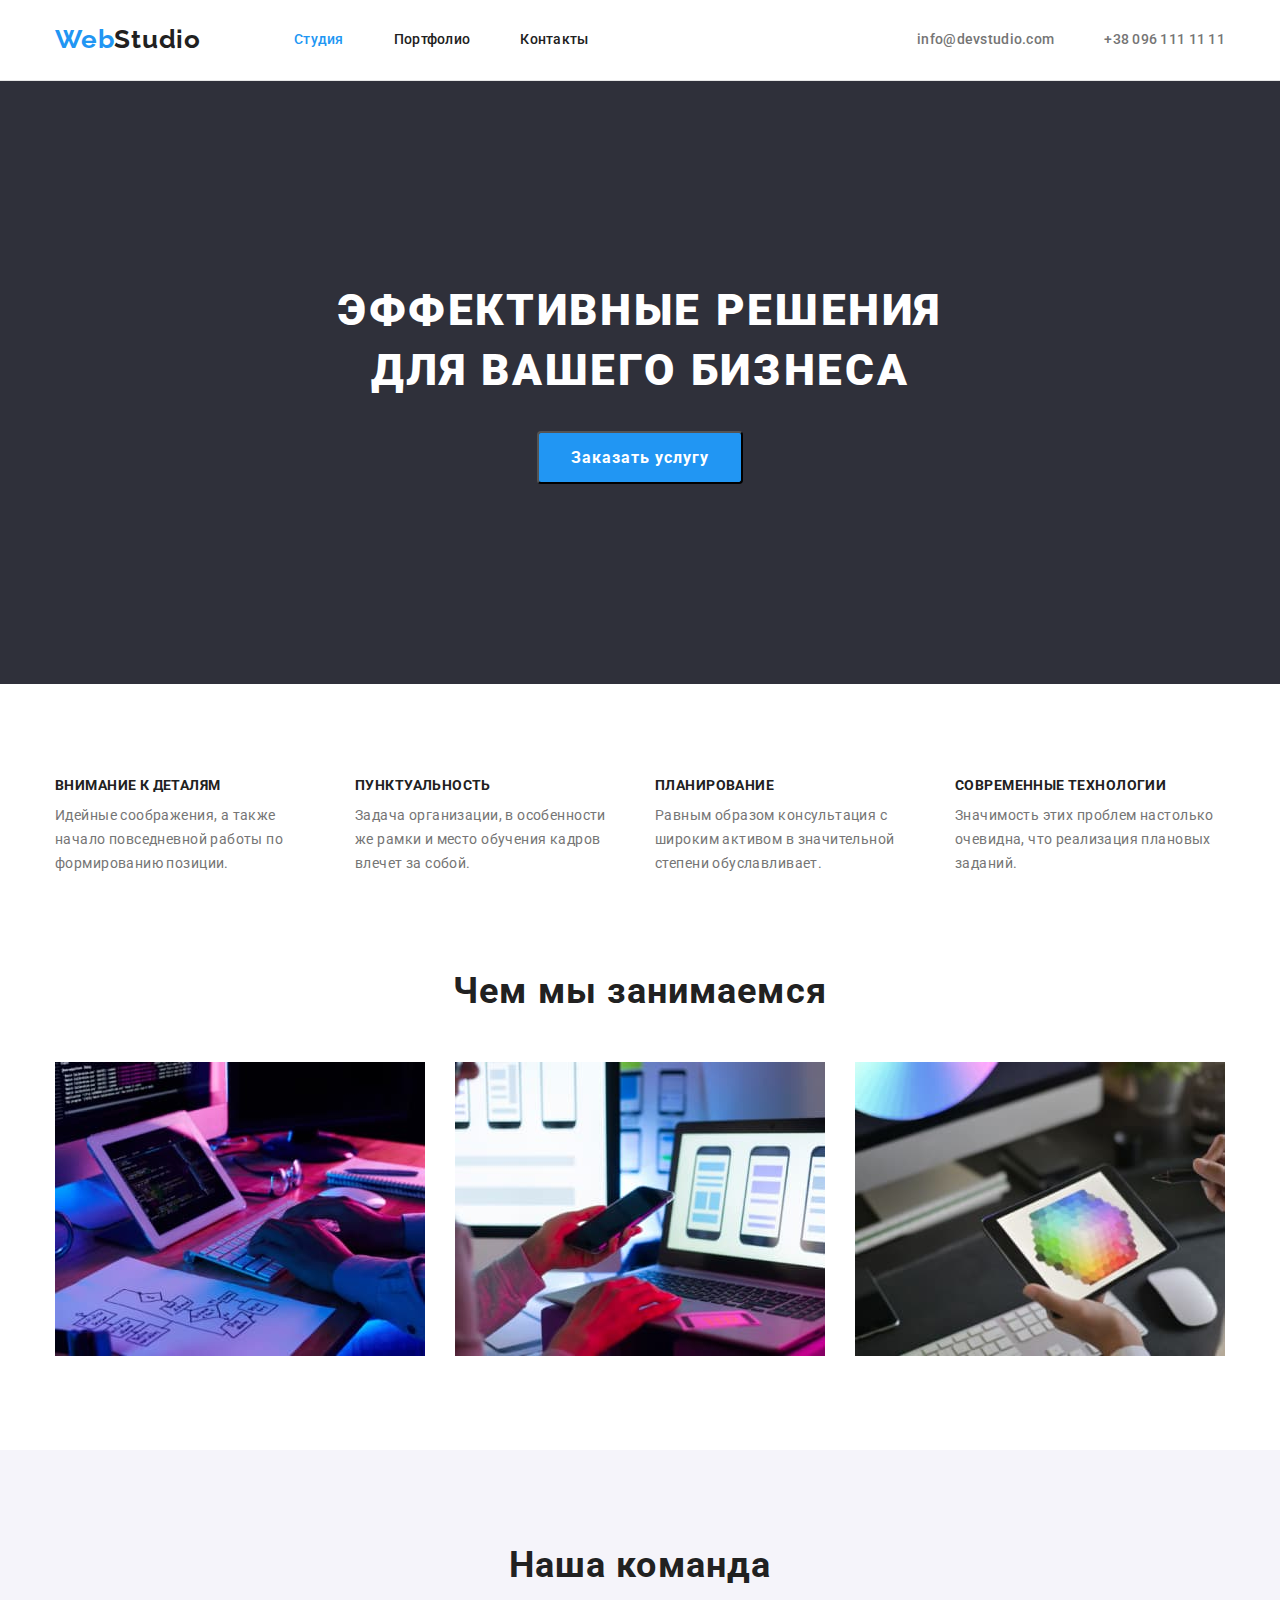
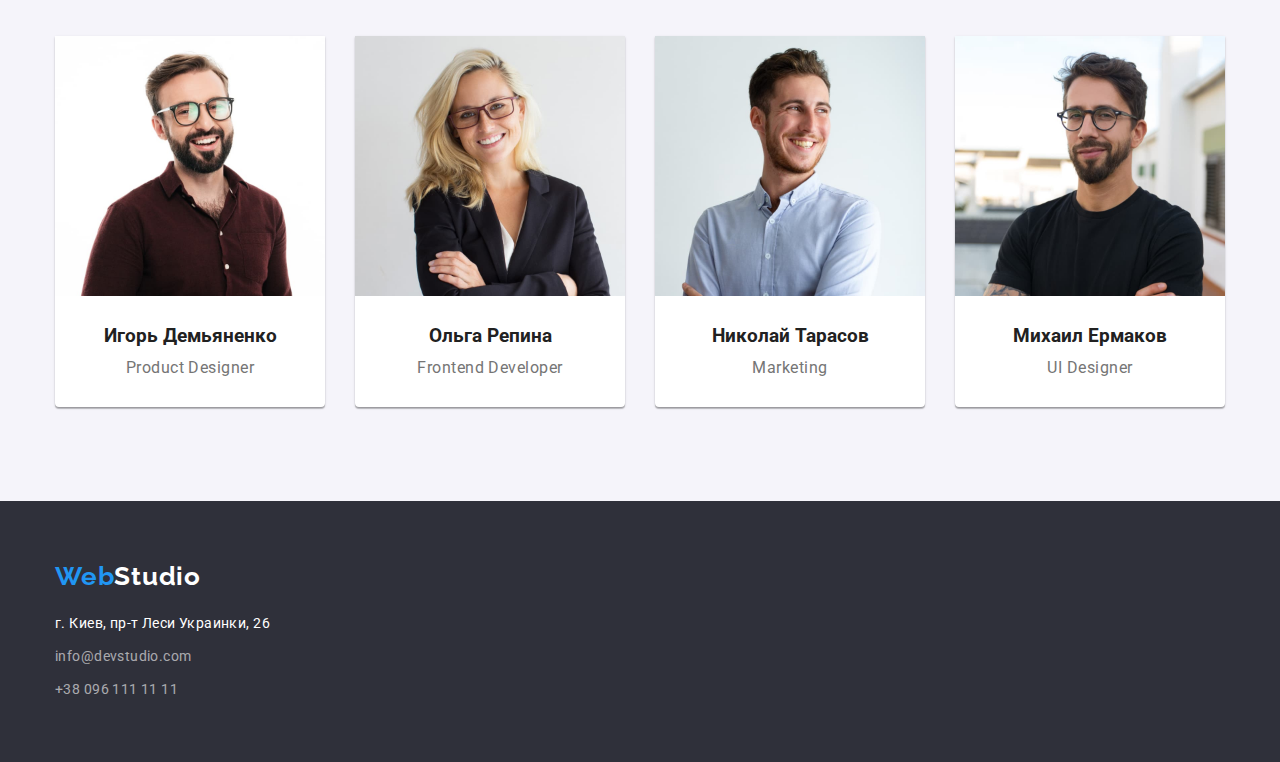
<file: index.html>
<!DOCTYPE html>
<html lang="ru">
<head>
    <meta charset="UTF-8">
    <meta http-equiv="X-UA-Compatible" content="IE=edge">
    <meta name="viewport" content="width=device-width, initial-scale=1.0">
    <link rel="preconnect" href="https://fonts.gstatic.com">
    <link href="https://fonts.googleapis.com/css2?family=Raleway:wght@700&family=Roboto:wght@400;500;700;900&display=swap" rel="stylesheet">
    <link rel="stylesheet" href="https://cdnjs.cloudflare.com/ajax/libs/modern-normalize/0.2.0/modern-normalize.css">
    <link rel="stylesheet" href="./css/styles.css">
    <title>Студия</title>
</head>
<body>
    <header class="upweb">
        <div class="container header-container">
            <nav class="navigation">
                <a class="logo link" href="./index.html"><span class="logo-part-one">Web</span><span class="logo-part-two">Studio</span></a>
                
                <ul class="navigation-list list">
                    <li class="navigation-list-item"><a class="navigation-item-selected link" href="./index.html">Студия</a></li>
                    <li class="navigation-list-item"><a class="navigation-item link" href="./portfolio.html">Портфолио</a></li>
                    <li class="navigation-list-item"><a class="navigation-item link" href="">Контакты</a></li>
                </ul>
            </nav>

            <ul class="contacts-list list">
                <li class="contact-list-item mail"><a class="contacts-list-item link" href="mailto:info@devstudio.com">info@devstudio.com</a></li>
                <li class="contact-list-item tel"><a class="contacts-list-item link" href="tel:+380961111111">+38 096 111 11 11</a></li>
            </ul> 
        </div>
    </header>
    <main>
        <section class="hero">
            <div class="container">
                <h1 class="hero-title">Эффективные решения <br>для вашего бизнеса</h1>
                <button class="modal-btn" type="button">Заказать услугу</button>
            </div>
        </section>

        <section class="features section">
            <div class="container">
                <h2 class="visually-hidden">Нашы преимущества</h2>
                <ul class="features-list list">
                    <li class="features-list-item">
                        <h3 class="features-item-title">Внимание к деталям</h3>
                        <p class="features-item-description">Идейные соображения, а также начало повседневной работы по формированию позиции.</p>
                    </li>
                    <li class="features-list-item">
                        <h3 class="features-item-title">Пунктуальность</h3>
                        <p class="features-item-description">Задача организации, в особенности же рамки и место обучения кадров влечет за собой.</p>
                    </li>
                    <li class="features-list-item">
                        <h3 class="features-item-title">Планирование</h3>
                        <p class="features-item-description">Равным образом консультация с широким активом в значительной степени обуславливает.</p>
                    </li>
                    <li class="features-list-item">
                        <h3 class="features-item-title">Современные технологии</h3>
                        <p class="features-item-description">Значимость этих проблем настолько очевидна, что реализация плановых заданий.</p>
                    </li>
                </ul>
            </div>
        </section>

        <section class="job section">
            <div class="container">
                <h2 class="job-title">Чем мы занимаемся</h2>
                <ul class="job-items-list list">
                    <li class="job-list-item"><img src="./images/img1.jpg" alt="Верстание веб страниц" width="370"></li>
                    <li class="job-list-item"><img src="./images/img2.jpg" alt="Адаптация сайта на смартфоны" width="370"></li>
                    <li class="job-list-item"><img src="./images/img3.jpg" alt="Украшение веб старниц" width="370"></li>
                </ul>
            </div>
        </section>

        <section class="about-us section">
            <div class="container">
                <h2 class="about-us-title">Наша команда</h2>
                <ul class="members-list list">
                    <li class="members-list-item">
                        <img src="./images/img4.jpg" alt="Фото Игорь Демьяненко" width="270">
                        <div class="about-members">
                            <h3 class="members-item-title">Игорь Демьяненко</h3>
                            <p class="members-item-description">Product Designer</p>
                        </div>
                    </li>
                    <li class="members-list-item">
                        <img src="./images/img5.jpg" alt="Фото Ольга Репина" width="270">
                        <div class="about-members">
                            <h3 class="members-item-title">Ольга Репина</h3>
                            <p class="members-item-description">Frontend Developer</p>
                        </div>
                    </li>
                    <li class="members-list-item">
                        <img src="./images/img6.jpg" alt="Фото Николай Тарасов" width="270">
                        <div class="about-members">
                            <h3 class="members-item-title">Николай Тарасов</h3>
                            <p class="members-item-description">Marketing</p>
                        </div>
                    </li>
                    <li class="members-list-item">
                        <img src="./images/img7.jpg" alt="Фото Михаил Ермаков" width="270">
                        <div class="about-members">
                            <h3 class="members-item-title">Михаил Ермаков</h3>
                            <p class="members-item-description">UI Designer</p>
                        </div>
                    </li>
                </ul>
            </div>
        </section>
    </main>

    <footer class="downweb">
        <div class="container">
             <a class="logo link" href="./index.html"><span class="logo-part-one">Web</span><span
                    class="logo-part-three">Studio</span></a>
            <address class="address-description">
                <p class="address-text">г. Киев, пр-т Леси Украинки, 26</p>
                <ul class="address-contacts-list list">
                    <li class="address-contacts-item"><a class="address-contacts-item link"
                            href="mailto:info@devstudio.com">info@devstudio.com</a></li>
                    <li class="address-contacts-item"><a class="address-contacts-item link" href="tel:+380961111111">+38 096
                            111 11 11</a>
                    </li>
                </ul>
            </address>
            </div>
        </div>
    </footer>
</body>
</html>
</file>
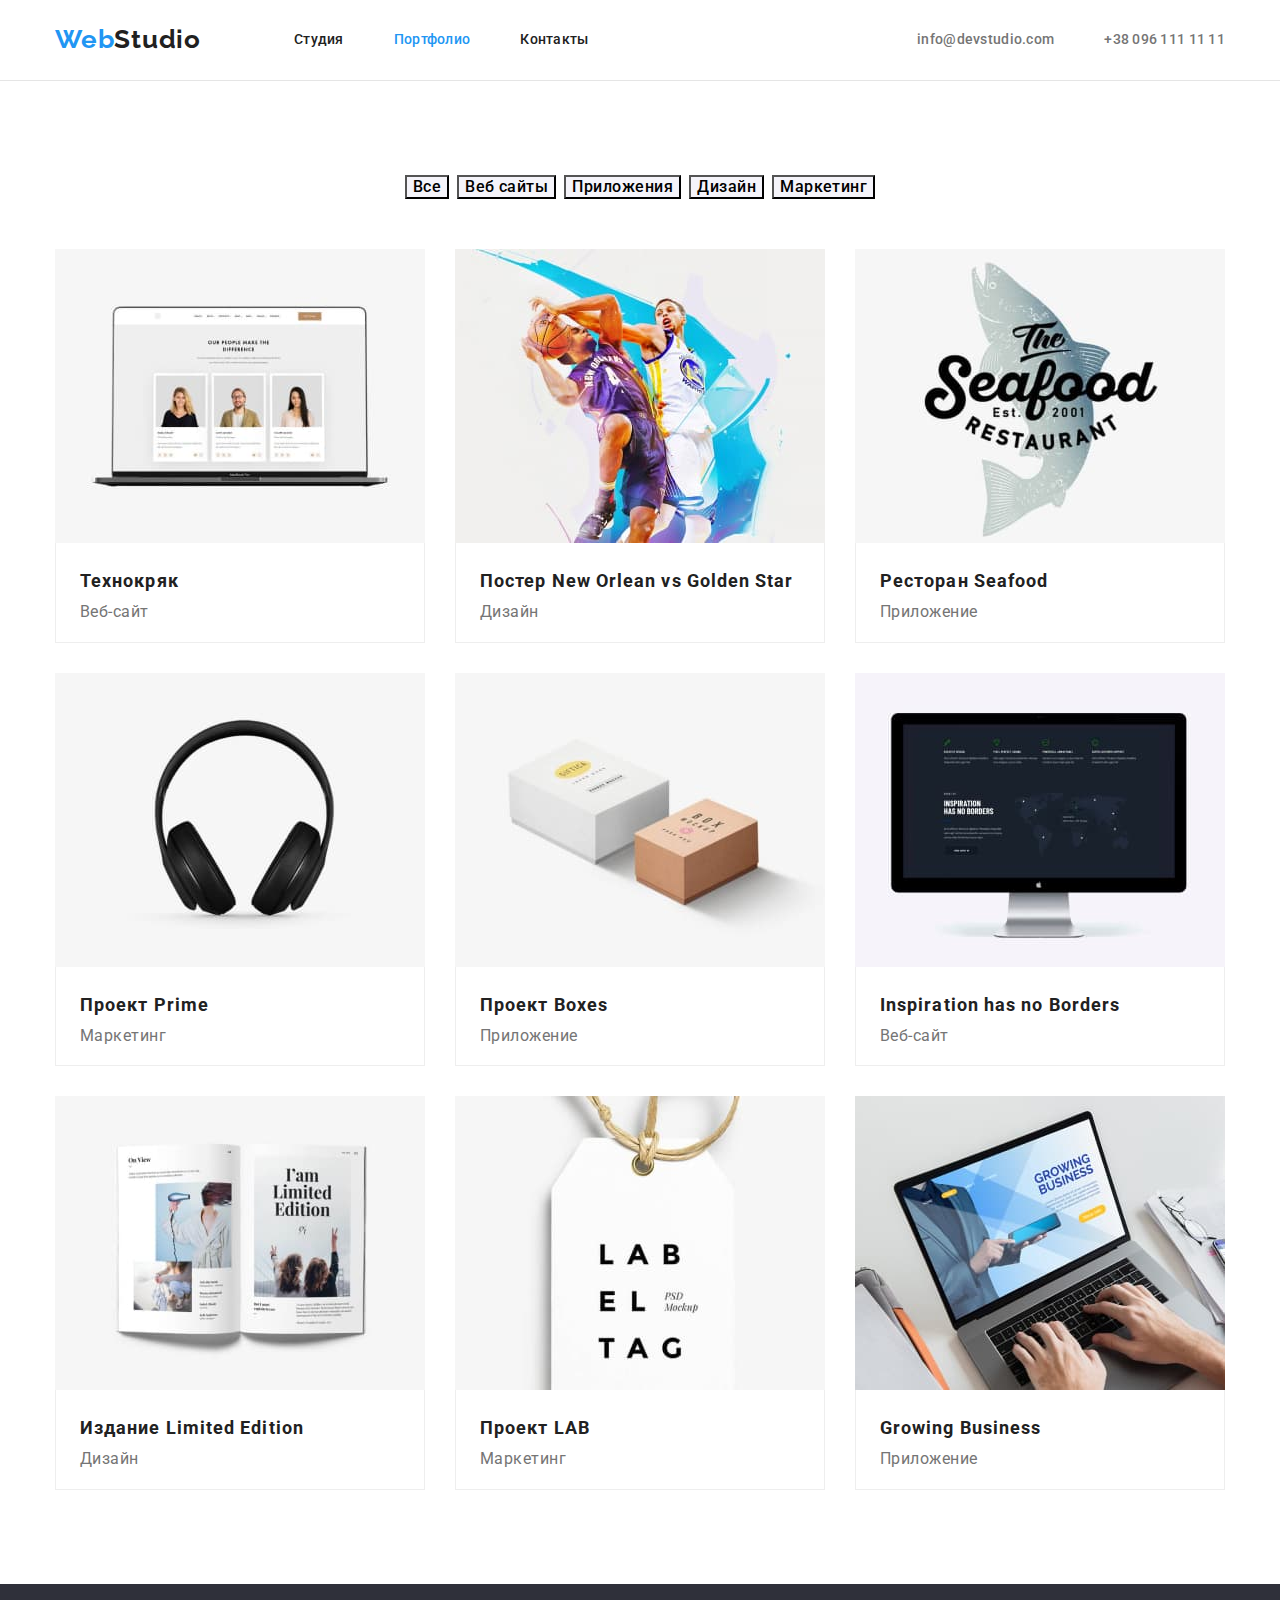
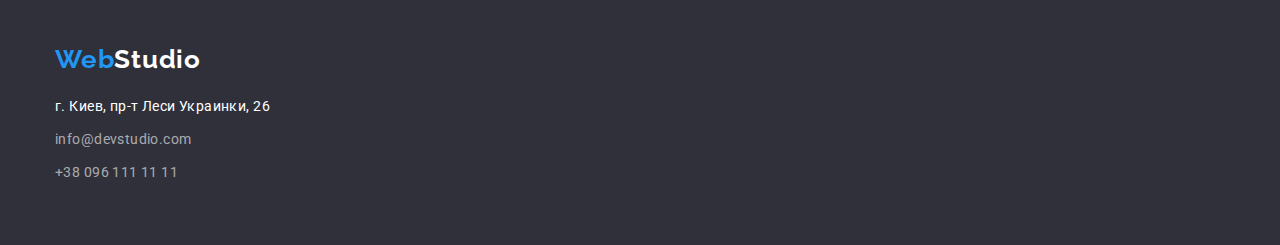
<file: portfolio.html>
<!DOCTYPE html>
<html lang="ru">
<head>
    <meta charset="UTF-8">
    <meta http-equiv="X-UA-Compatible" content="IE=edge">
    <meta name="viewport" content="width=device-width, initial-scale=1.0">
    <link rel="preconnect" href="https://fonts.gstatic.com">
    <link href="https://fonts.googleapis.com/css2?family=Raleway:wght@700&family=Roboto:wght@400;500;700;900&display=swap" rel="stylesheet">
    <link rel="stylesheet" href="https://cdnjs.cloudflare.com/ajax/libs/modern-normalize/0.2.0/modern-normalize.css">
    <link rel="stylesheet" href="./css/styles.css">
    <title>Портфолио</title>
</head>
<body>
    <header class="upweb">
        <div class="container header-container">
            <nav class="navigation">
                <a class="logo link" href="./index.html"><span class="logo-part-one">Web</span><span
                        class="logo-part-two">Studio</span></a>
    
                <ul class="navigation-list list">
                    <li class="navigation-list-item"><a class="navigation-item link" href="./index.html">Студия</a>
                    </li>
                    <li class="navigation-list-item"><a class="navigation-item-selected link" href="./portfolio.html">Портфолио</a>
                    </li>
                    <li class="navigation-list-item"><a class="navigation-item link" href="">Контакты</a></li>
                </ul>
            </nav>
    
            <ul class="contacts-list list">
                <li class="contact-list-item mail"><a class="contacts-list-item link"
                        href="mailto:info@devstudio.com">info@devstudio.com</a></li>
                <li class="contact-list-item tel"><a class="contacts-list-item link" href="tel:+380961111111">+38 096 111 11
                        11</a></li>
            </ul>
        </div>
    </header>
    <main>
     <section class="section">
         <div class="container">
                <h1 class="visually-hidden">Что мы умеем делать</h1>
                <ul class="portfolio-buttons-list list">
                    <li><button class="portfolio-btn" type="button">Все</button></li>
                    <li><button class="portfolio-btn" type="button">Веб сайты</button></li>
                    <li><button class="portfolio-btn" type="button">Приложения</button></li>
                    <li><button class="portfolio-btn" type="button">Дизайн</button></li>
                    <li><button class="portfolio-btn" type="button">Маркетинг</button></li>
                </ul>

                <ul class="skills-list list">
                    <li class="skills-list-item">
                        <a class="link" href="">
                        <img src="./images/imgport1.jpg" alt="Внешний вид сайта" width="370" height="294">
                        <div class="skill-info">
                            <h2 class="skills-item-title">Технокряк</h2>
                            <p class="skills-item-description">Веб-сайт</p>
                        </div>
                        </a>
                    </li>
                    <li class="skills-list-item">
                        <a class="link" href="">
                        <img src="./images/imgport2.jpg" alt="Баскетболисты" width="370" height="294">
                        <div class="skill-info">
                            <h2 class="skills-item-title">Постер New Orlean vs Golden Star</h2>
                            <p class="skills-item-description">Дизайн</p>
                        </div>
                        </a>
                    </li>
                    <li class="skills-list-item">
                        <a class="link" href="">
                        <img src="./images/imgport3.jpg" alt="Эмблема ресторана" width="370" height="294">
                        <div class="skill-info">
                            <h2 class="skills-item-title">Ресторан Seafood</h2>
                            <p class="skills-item-description">Приложение</p>
                        </div>
                        </a>
                    </li>
                    <li class="skills-list-item">
                        <a class="link" href="">
                        <img src="./images/imgport4.jpg" alt="Наушники" width="370" height="294">
                        <div class="skill-info">
                            <h2 class="skills-item-title">Проект Prime</h2>
                            <p class="skills-item-description">Маркетинг</p>
                        </div>
                        </a>
                    </li>
                    <li class="skills-list-item">
                        <a class="link" href="">
                        <img src="./images/imgport5.jpg" alt="Две коробки" width="370" height="294">
                        <div class="skill-info">
                            <h2 class="skills-item-title">Проект Boxes</h2>
                            <p class="skills-item-description">Приложение</p>
                        </div>
                        </a>
                    </li>
                    <li class="skills-list-item">
                        <a class="link" href="">
                        <img src="./images/imgport6.jpg" alt="Картинка на мониторе" width="370" height="294">
                        <div class="skill-info">
                            <h2 class="skills-item-title">Inspiration has no Borders</h2>
                            <p class="skills-item-description">Веб-сайт</p>
                        </div>
                        </a>
                    </li>
                    <li class="skills-list-item">
                        <a class="link" href="">
                        <img src="./images/imgport7.jpg" alt="Розкрытая книга" width="370" height="294">
                        <div class="skill-info">
                            <h2 class="skills-item-title">Издание Limited Edition</h2>
                            <p class="skills-item-description">Дизайн</p>
                        </div>
                        </a>
                    </li>
                    <li class="skills-list-item">
                        <a class="link" href="">
                        <img src="./images/imgport8.jpg" alt="Етикетка Label Tag" width="370" height="294">
                        <div class="skill-info">
                            <h2 class="skills-item-title">Проект LAB</h2>
                            <p class="skills-item-description">Маркетинг</p>
                        </div>
                        </a>
                    </li>
                    <li class="skills-list-item">
                        <a class="link" href="">
                        <img src="./images/imgport9.jpg" alt="Человек за ноутбуком" width="370" height="294">
                        <div class="skill-info">
                            <h2 class="skills-item-title">Growing Business</h2>
                            <p class="skills-item-description">Приложение</p>
                        </div>
                        </a>
                    </li>
                </ul>
          </div>
     </section>  
    </main>

    <footer class="downweb">
        <div class="container">
            <a class="logo link" href="./index.html"><span class="logo-part-one">Web</span><span
                    class="logo-part-three">Studio</span></a>
            <address class="address-description">
                <p class="address-text">г. Киев, пр-т Леси Украинки, 26</p>
                <ul class="address-contacts-list list">
                    <li class="address-contacts-item"><a class="address-contacts-item link"
                            href="mailto:info@devstudio.com">info@devstudio.com</a></li>
                    <li class="address-contacts-item"><a class="address-contacts-item link" href="tel:+380961111111">+38 096
                            111 11 11</a>
                    </li>
                </ul>
            </address>
        </div>
        </div>
    </footer>
</body>
</html>
</file>
<file: css/styles.css>
:root {
  --second-font-family: Raleway, sans-serif;
  --main-font-color: #212121;
  --accent-color: #2196f3;
  --secondary-color: #ffffff;
  --secondary-font-color: #757575;
  --background-hero: #2f303a;
  --btn-bgr-color: #188ce8;
  --contacts-color: rgba(255, 255, 255, 0.6);
  --about-us-bgr: #f5f4fa;
  --border-header-color: #e5e5e5;
  --skills-border-color: #eeeeee;
}

h1,
h2,
h3,
h4,
h5,
h6,
p {
  margin-top: 0;
  margin-bottom: 0;
}

ul {
  margin-top: 0;
  margin-bottom: 0;
  padding-left: 0;
}

.container {
  width: 1200px;
  padding-left: 15px;
  padding-right: 15px;
  margin: 0 auto;
}

img {
  display: block;
}

.list {
  list-style: none;
}

.link {
  text-decoration: none;
}

body {
  font-family: Roboto, sans-serif;
  font-style: normal;
  color: var(--main-font-color);
}

.navigation-item-selected {
  font-weight: 500;
  font-size: 14px;
  line-height: 1.14;
  letter-spacing: 0.02em;
  color: var(--accent-color);
  padding-bottom: 32px;
  padding-top: 32px;
  display: block;
}

.visually-hidden {
  position: absolute;
  width: 1px;
  height: 1px;
  margin: -1px;
  border: 0;
  padding: 0;
  white-space: nowrap;
  clip-path: inset(100%);
  clip: rect(0 0 0 0);
  overflow: hidden;
}

/*===header+footer===*/

.logo {
  font-family: var(--second-font-family);
  font-weight: 700;
  font-size: 26px;
  line-height: 1.2;
  letter-spacing: 0.03em;
  color: var(--accent-color);
  margin-right: 93px;
}

.section {
  padding-top: 94px;
  padding-bottom: 94px;
}
/*===header===*/

.header-container {
  display: flex;
}

.navigation {
  display: flex;
  align-items: center;
}

.navigation-list {
  display: flex;
  align-items: center;
}

.upweb {
  background-color: var(--secondary-color);
  font-weight: 500;
  font-size: 14px;
  line-height: 1.14;
  letter-spacing: 0.02em;
  border-bottom: 1px solid var(--border-header-color);
}

.logo-part-two {
  color: var(--main-font-color);
}

.contacts-list {
  display: flex;
  align-items: center;
  margin-left: auto;
}

.contacts-list-item {
  color: var(--secondary-font-color);
  display: block;
  padding-bottom: 32px;
  padding-top: 32px;
}

.mail {
  margin-right: 50px;
}
.navigation-item {
  color: var(--main-font-color);
  padding-bottom: 32px;
  padding-top: 32px;
  display: block;
}

.navigation-list-item:not(:last-child) {
  margin-right: 50px;
}

.contacts-list-item:hover,
.contacts-list-item:focus,
.navigation-item:hover,
.navigation-item:focus {
  color: var(--accent-color);
  background-color: var(--secondary-color);
}

/*===main index===*/

.hero {
  background-color: var(--background-hero);
  padding-top: 200px;
  padding-bottom: 200px;
}

.hero-title {
  font-weight: 900;
  font-size: 44px;
  line-height: 1.36;
  text-align: center;
  letter-spacing: 0.06em;
  text-transform: uppercase;
  color: var(--secondary-color);
}

.modal-btn {
  font-weight: 700;
  font-size: 16px;
  line-height: 1.86;
  display: flex;
  align-items: center;
  text-align: center;
  letter-spacing: 0.06em;
  color: var(--secondary-color);
  background-color: var(--accent-color);
  cursor: pointer;
  margin-top: 30px;
  border-radius: 4px;
  margin-right: auto;
  margin-left: auto;
  min-width: 200px;
  padding: 10px 32px;
}

.modal-btn:focus,
.modal-btn:hover {
  background: var(--btn-bgr-color);
  box-shadow: 0px 4px 4px rgba(0, 0, 0, 0.15);
}

.features {
  padding-bottom: 0px;
}

.features-list {
  display: flex;
  justify-content: space-between;
}

.features-list-item {
  width: 270px;
}
.features-list-item:not(:last-child) {
  margin-right: 30px;
}

.features-item-title {
  font-weight: 700;
  font-size: 14px;
  line-height: 1.14;
  letter-spacing: 0.03em;
  text-transform: uppercase;
}

.features-item-description {
  font-size: 14px;
  line-height: 1.71;
  letter-spacing: 0.03em;
  color: var(--secondary-font-color);
  margin-top: 10px;
}

.about-us {
  background-color: var(--about-us-bgr);
}

.job-title,
.about-us-title {
  font-weight: 700;
  font-size: 36px;
  line-height: 1.17;
  text-align: center;
  letter-spacing: 0.03em;
}

.job-items-list {
  display: flex;
  justify-content: center;
  margin-top: 50px;
}
.job-items-list .members-item-title {
  font-weight: 500;
  font-size: 16px;
  line-height: 1.19;
  text-align: center;
  letter-spacing: 0.03em;
}

.job-list-item:not(:last-child) {
  margin-right: 30px;
}

.members-list {
  display: flex;
  margin-top: 50px;
}
.members-list li:not(:last-child) {
  margin-right: 30px;
}

.members-list li {
  background-color: var(--secondary-color);
}

.members-list-item {
  width: 270px;
  box-shadow: 0px 1px 3px rgba(0, 0, 0, 0.12), 0px 1px 1px rgba(0, 0, 0, 0.14),
    0px 2px 1px rgba(0, 0, 0, 0.2);
  border-radius: 0px 0px 4px 4px;
}

.members-item-description {
  font-size: 16px;
  line-height: 1.19;
  text-align: center;
  letter-spacing: 0.03em;
  color: var(--secondary-font-color);
  margin-top: 10px;
}
.about-members {
  text-align: center;
  padding-top: 30px;
  padding-bottom: 30px;
  padding-right: 5px;
  padding-left: 5px;
}

/*===footer===*/

.downweb {
  background-color: var(--background-hero);
  padding-top: 60px;
  padding-bottom: 60px;
}

.logo-part-three {
  color: var(--secondary-color);
}

.address-description {
  font-style: normal;
  font-size: 14px;
  line-height: 1.71;
  letter-spacing: 0.03em;
  margin-top: 20px;
}
.address-contacts-list {
  margin-top: 9px;
}

.address-contacts-item {
  color: var(--contacts-color);
  margin-bottom: 9px;
}
.address-contacts-item:not(:first-child) {
  margin-bottom: 0px;
}

.address-text {
  color: var(--secondary-color);
}

/*===portfolio main===*/

.portfolio-buttons-list {
  display: flex;
  justify-content: center;
  margin-bottom: 50px;
}

.portfolio-btn {
  font-weight: 500;
  font-size: 16px;
  line-height: 1, 63;
  text-align: center;
  letter-spacing: 0.03em;
  background-color: var(--about-us-bgr);
  cursor: pointer;
}
.portfolio-buttons-list li:not(:last-child) {
  margin-right: 8px;
}

.portfolio-btn:hover,
.portfolio-btn:focus {
  color: var(--secondary-color);
  background-color: var(--accent-color);
}

.skills-list {
  display: flex;
  flex-wrap: wrap;
  margin-top: -30px;
}

.skills-list li {
  flex-basis: calc((100% - 90px) / 3);
}

.skills-item-title {
  font-weight: 700;
  font-size: 18px;
  line-height: 2;
  letter-spacing: 0.06em;
  color: var(--main-font-color);
  margin-bottom: 4px;
}

.skills-list-item {
  margin-top: 30px;
  margin-right: 30px;
}
.skills-list-item:nth-child(n + 4) {
  margin-top: 30px;
}
.skills-list-item:nth-child(3n) {
  margin-right: 0px;
}

.skill-info {
  border-bottom: 1px solid var(--skills-border-color);
  border-left: 1px solid var(--skills-border-color);
  border-right: 1px solid var(--skills-border-color);
  padding-top: 20px;
  padding-bottom: 20px;
  padding-left: 24px;
  padding-right: 20px;
}

.skills-item-description {
  font-size: 16px;
  line-height: 1, 86;
  letter-spacing: 0.03em;
  color: var(--secondary-font-color);
}
</file>
